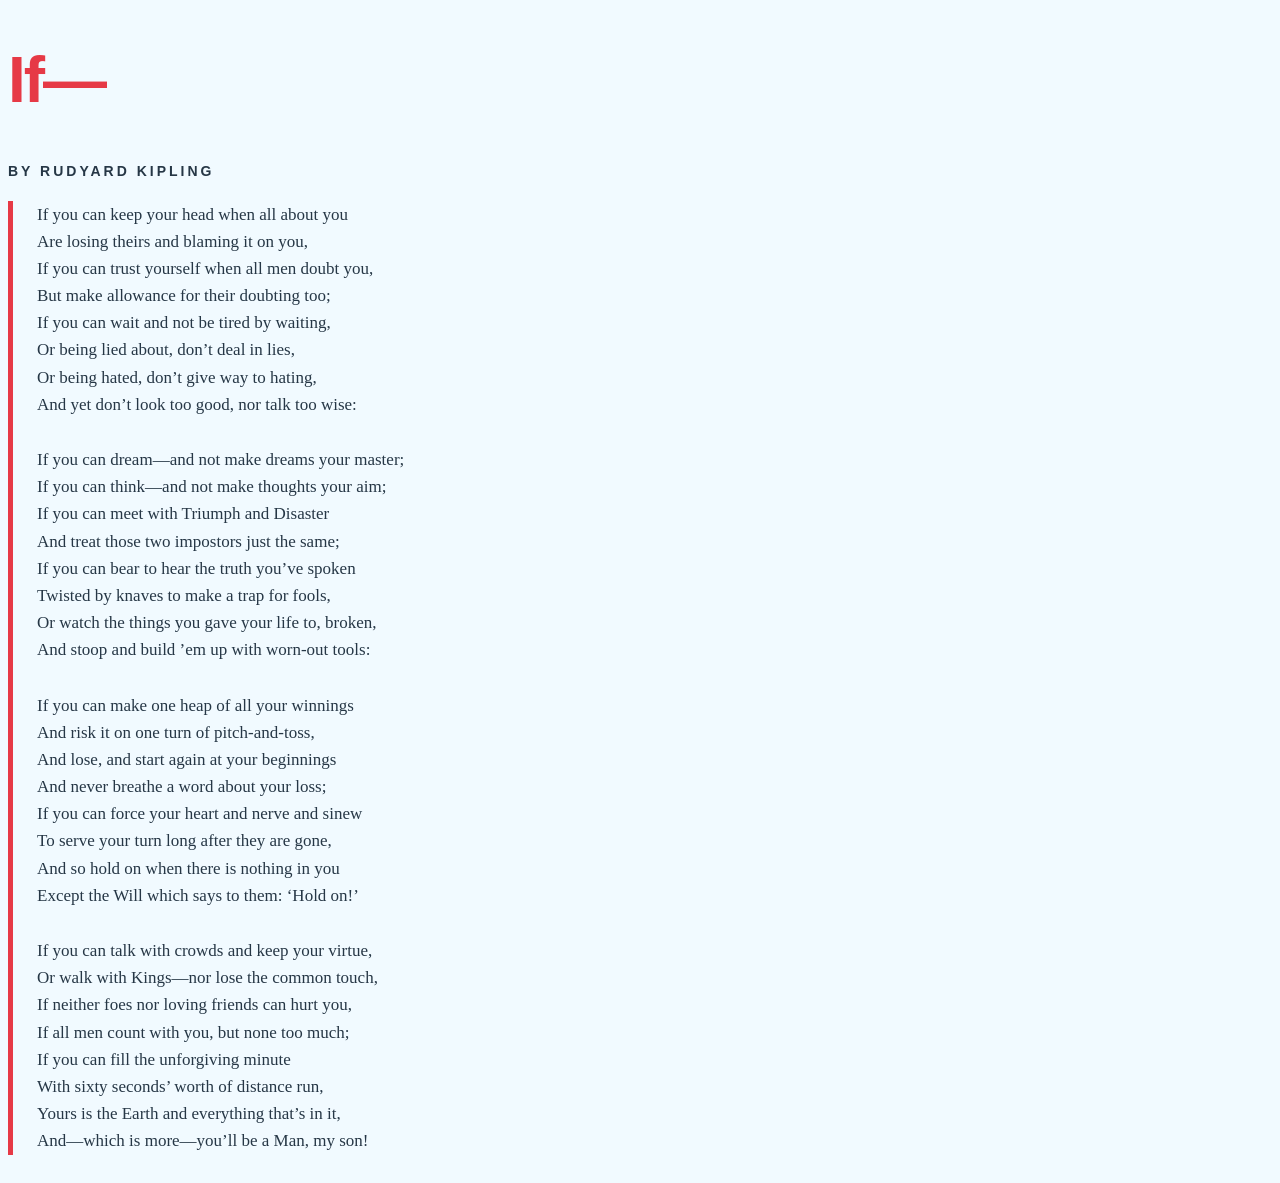
<file: week_01/index.html>
<!DOCTYPE html>
<html lang="en">
    <head>
    <title>If— | Week 01</title>
    <link rel="stylesheet" href="style.css">
</head>
<body>
    <h1>If—</h1>
    <p class="author">By Rudyard Kipling</p>

        
        <section class="poem">
        <p>
            If you can keep your head when all about you<br>
            Are losing theirs and blaming it on you,<br>
            If you can trust yourself when all men doubt you,<br>
            But make allowance for their doubting too;<br>   
            If you can wait and not be tired by waiting,<br>
            Or being lied about, don’t deal in lies,<br>
            Or being hated, don’t give way to hating,<br>
            And yet don’t look too good, nor talk too wise:
        </p>
        <p>
            If you can dream—and not make dreams your master;<br>
            If you can think—and not make thoughts your aim;<br>   
            If you can meet with Triumph and Disaster<br>
            And treat those two impostors just the same;<br> 
            If you can bear to hear the truth you’ve spoken<br>
            Twisted by knaves to make a trap for fools,<br>
            Or watch the things you gave your life to, broken,<br>
            And stoop and build ’em up with worn-out tools:
        </p>
        <p>
            If you can make one heap of all your winnings<br>
            And risk it on one turn of pitch-and-toss,<br>
            And lose, and start again at your beginnings<br>
            And never breathe a word about your loss;<br>
            If you can force your heart and nerve and sinew<br>
            To serve your turn long after they are gone,<br>  
            And so hold on when there is nothing in you<br>
            Except the Will which says to them: ‘Hold on!’
        </p>
        <p>
            If you can talk with crowds and keep your virtue,<br>
            Or walk with Kings—nor lose the common touch,<br>
            If neither foes nor loving friends can hurt you,<br>
            If all men count with you, but none too much;<br>
            If you can fill the unforgiving minute<br>
            With sixty seconds’ worth of distance run,<br>
            Yours is the Earth and everything that’s in it,<br>
            And—which is more—you’ll be a Man, my son!
        </p>
    </section>
    </body>
</html>
</file>
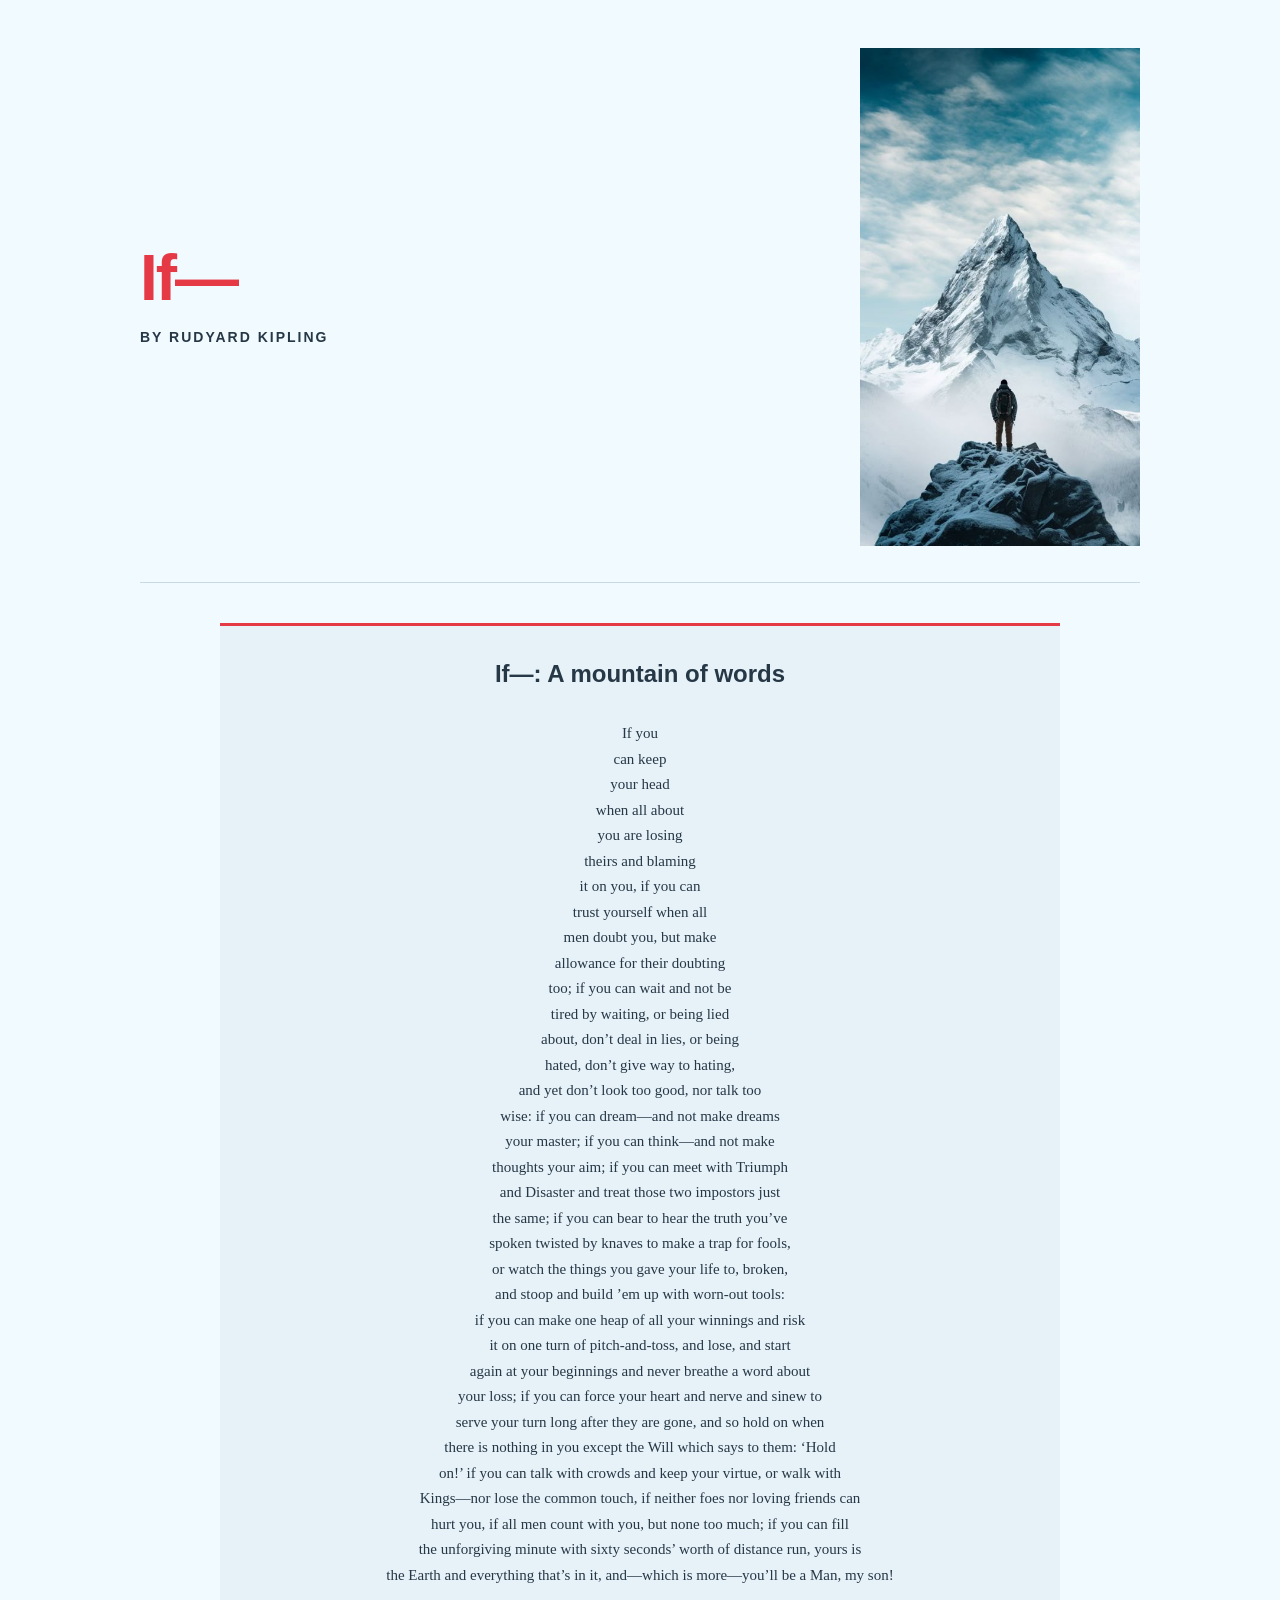
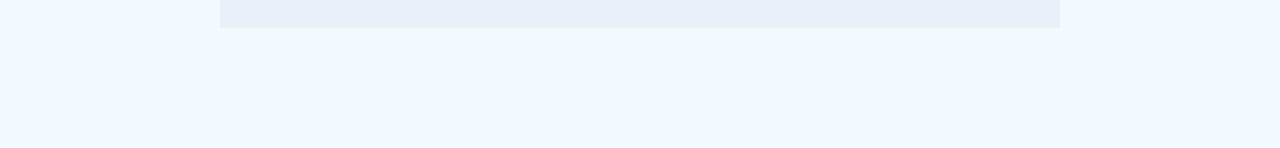
<file: week_01/accesible.html>
<!DOCTYPE html>
<html lang="en">

<head>
    <meta charset="UTF-8">
    <meta name="viewport" content="width=device-width, initial-scale=1.0">
    <title>If— | Week 01</title>
    <link rel="stylesheet" href="accesible.css">
</head>

<body>
    <main class="page">
        <header class="intro">
            <div class="intro-copy">
                <h1>If—</h1>
                <p class="author">By Rudyard Kipling</p>
            </div>
            
            <img
            src="documentation/images/road.jpg"
            alt="A person standing on a rocky ledge facing a snow-covered mountain."
            >
        </header>
        

<section class="mountain-poem" aria-labelledby="poem-title">
    <h2 id="poem-title">If—: A mountain of words</h2>

    <div class="mountain-lines">
        <p>If you</p>
        <p>can keep</p>
        <p>your head</p>
        <p>when all about</p>
        <p>you are losing</p>
        <p>theirs and blaming</p>
        <p>it on you, if you can</p>
        <p>trust yourself when all</p>
        <p>men doubt you, but make</p>
        <p>allowance for their doubting</p>
        <p>too; if you can wait and not be</p>
        <p>tired by waiting, or being lied</p>
        <p>about, don’t deal in lies, or being</p>
        <p>hated, don’t give way to hating,</p>
        <p>and yet don’t look too good, nor talk too</p>
        <p>wise: if you can dream—and not make dreams</p>
        <p>your master; if you can think—and not make</p>
        <p>thoughts your aim; if you can meet with Triumph</p>
        <p>and Disaster and treat those two impostors just</p>
        <p>the same; if you can bear to hear the truth you’ve</p>
        <p>spoken twisted by knaves to make a trap for fools,</p>
        <p>or watch the things you gave your life to, broken,</p>
        <p>and stoop and build ’em up with worn-out tools:</p>
        <p>if you can make one heap of all your winnings and risk</p>
        <p>it on one turn of pitch-and-toss, and lose, and start</p>
        <p>again at your beginnings and never breathe a word about</p>
        <p>your loss; if you can force your heart and nerve and sinew to</p>
        <p>serve your turn long after they are gone, and so hold on when</p>
        <p>there is nothing in you except the Will which says to them: ‘Hold</p>
        <p>on!’ if you can talk with crowds and keep your virtue, or walk with</p>
        <p>Kings—nor lose the common touch, if neither foes nor loving friends can</p>
        <p>hurt you, if all men count with you, but none too much; if you can fill</p>
        <p>the unforgiving minute with sixty seconds’ worth of distance run, yours is</p>
        <p>the Earth and everything that’s in it, and—which is more—you’ll be a Man, my son!</p>
    </div>
</section>


    </main>
</body>
</html>
</file>
<file: week_01/style.css>
body {
    background-color: rgb(241, 250, 255);
    font-family: Georgia, serif;
    color: #263746;
}

h1 {
    font-family: Arial, Helvetica, sans-serif;
    font-size: 64px;
    font-weight: 900;
    letter-spacing: -2px;
    color: #E63946;
}

p {
    font-size: 18px;
    line-height: 1.7;
}

.author {
    font-family: Arial, Helvetica, sans-serif;
    font-size: 14px;
    font-weight: 700;
    letter-spacing: 3px;
    text-transform: uppercase;
}

.poem {
    border-left: 5px solid #E63946;
    padding-left: 24px;
    max-width: 700px;
}

.poem p {
    font-family: Georgia, serif;
    font-size: 17px;
    line-height: 1.6;
    margin-bottom: 28px;
}
</file>
<file: week_01/accesible.css>
* {
    box-sizing: border-box;
}
body {
    margin: 0;
    background-color: #F1FAFF;
    font-family: Georgia, serif;
    color: #263746;
}
.page {
    width: calc(100% - 48px);
    max-width: 1000px;
    margin: 0 auto;
    padding: 48px 0 64px;
}
.intro {
    display: grid;
    grid-template-columns: minmax(0, 1fr) 280px;
    align-items: center;
    gap: 48px;
    padding-bottom: 36px;
    margin-bottom: 40px;
    border-bottom: 1px solid #C9D9E3;
}
.intro-copy h1 {
    font-family: Arial, Helvetica, sans-serif;
    font-size: 64px;
    font-weight: 900;
    line-height: 1;
    letter-spacing: -2px;
    color: #E63946;
    margin: 0 0 16px;
}
.author {
    font-family: Arial, Helvetica, sans-serif;
    font-size: 14px;
    font-weight: 700;
    letter-spacing: 2px;
    text-transform: uppercase;
    line-height: 1.6;
    margin: 0;
}
.intro img {
    display: block;
    width: 100%;
    max-width: 280px;
    height: auto;
    margin: 0;
}
/* Full poem mountain calligram */
.mountain-poem {
    max-width: 840px;
    margin: 0 auto 56px;
    padding: 32px 20px 40px;
    background-color: #E7F2F8;
    border-top: 3px solid #E63946;
}
.mountain-poem h2 {
    font-family: Arial, Helvetica, sans-serif;
    font-size: 24px;
    line-height: 1.3;
    text-align: center;
    color: #263746;
    margin: 0 0 32px;
}
.mountain-lines {
    width: 100%;
    margin: 0 auto;
    color: #263746;
}
.mountain-lines p {
    width: max-content;
    max-width: 100%;
    margin: 0 auto;
    font-family: Georgia, serif;
    font-size: clamp(12px, 1.35vw, 15px);
    line-height: 1.7;
    text-align: center;
    white-space: nowrap;
}
@media (max-width: 640px) {
    .mountain-poem {
        padding: 24px 16px 32px;
        margin-bottom: 40px;
    }

    .mountain-lines p {
        width: 100%;
        font-size: 16px;
        line-height: 1.8;
        text-align: left;
        white-space: normal;
    }
}
</file>
